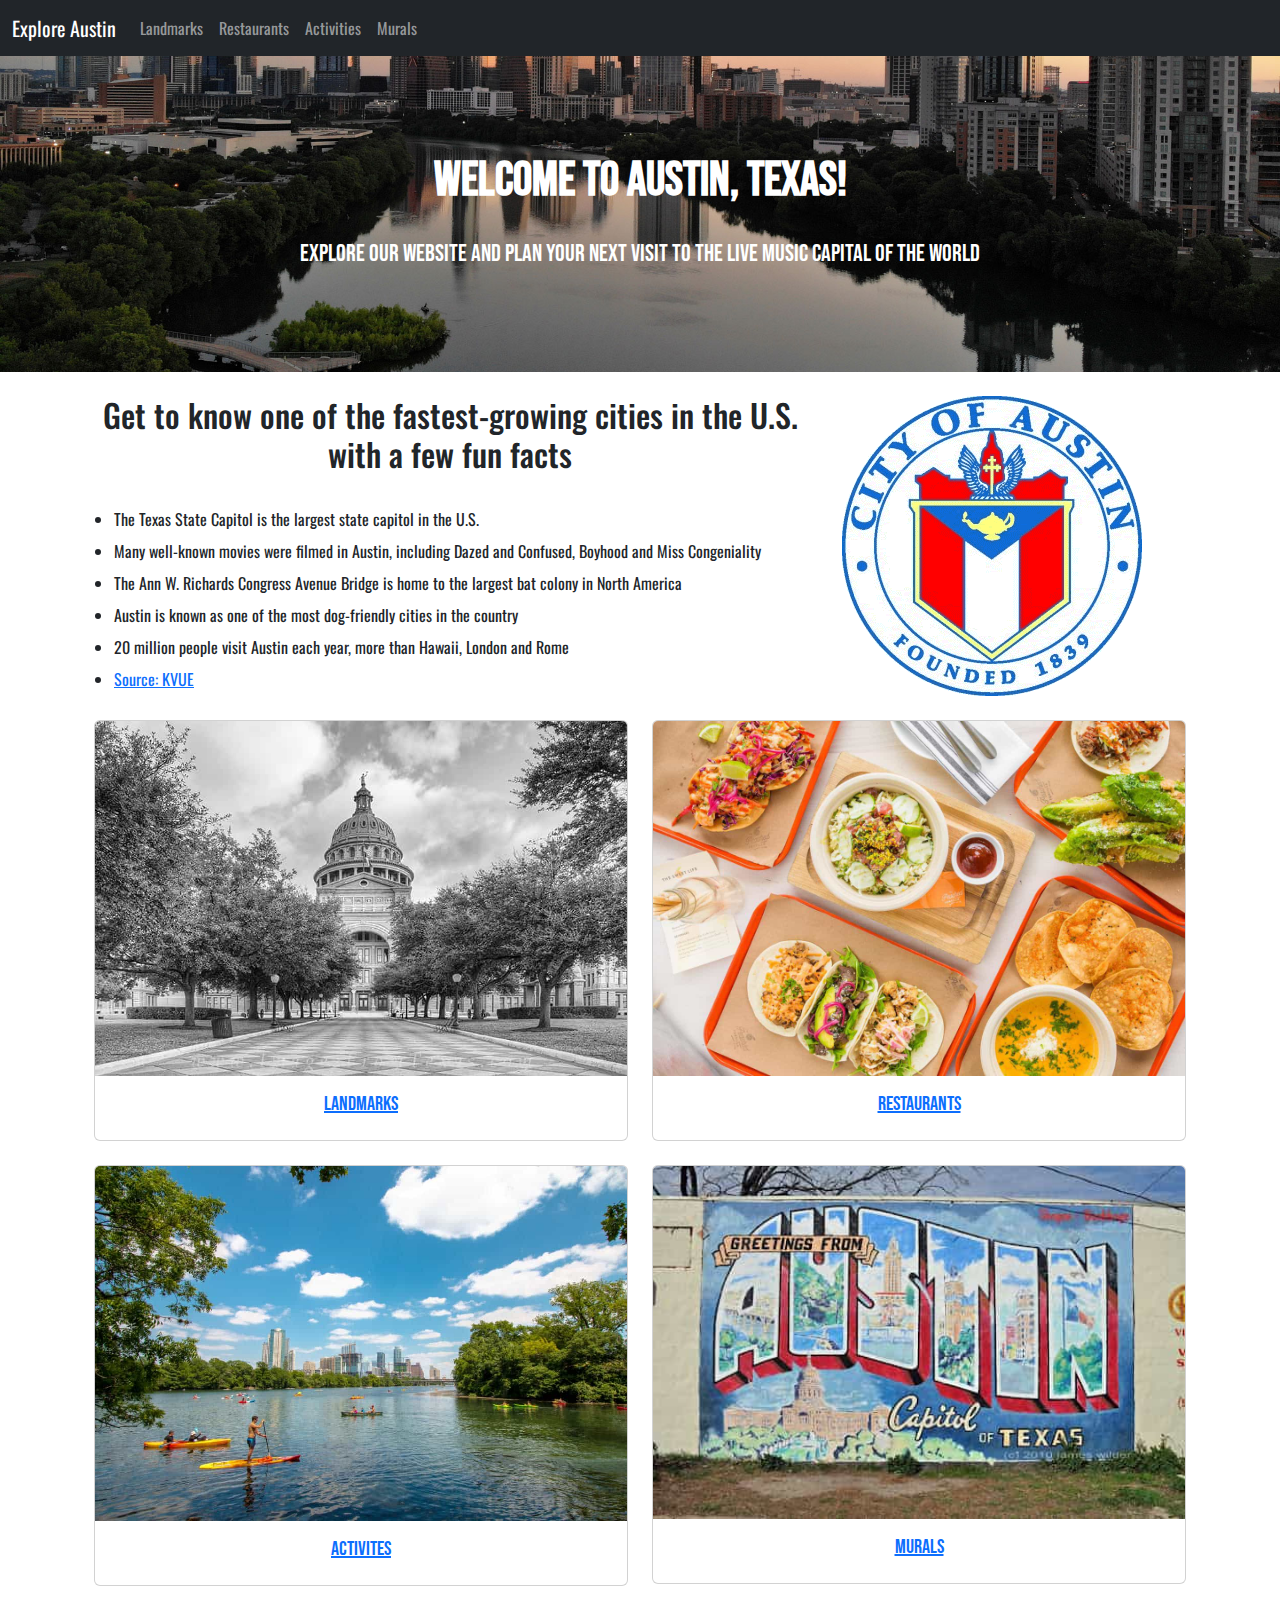
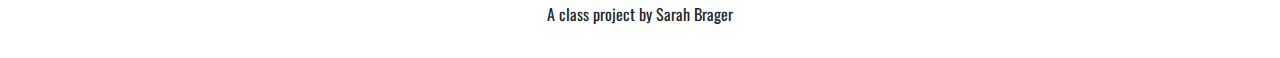
<file: docs/index.html>
<!doctype html>
<html lang="en">
  <!-- A Intro to Coding for Journalists class project -->
  <head>
    <title>Home page</title>
    <meta name="description" content="The index search description for this page goes here.">
    <meta charset="utf-8">
    <meta http-equiv="X-UA-Compatible" content="IE=edge"/>
    <meta name="viewport" content="width=device-width, initial-scale=1, maximum-scale=1">
    <link rel="stylesheet" href="css/main.css">
    <link rel="preconnect" href="https://fonts.googleapis.com">
    <link rel="preconnect" href="https://fonts.gstatic.com" crossorigin>
    <link href="https://fonts.googleapis.com/css2?family=Bebas+Neue&family=Oswald:wght@200..700&display=swap" rel="stylesheet">
  </head>
  <body>
    <nav class="navbar navbar-expand-lg bg-dark" data-bs-theme="dark">
  <div class="container-fluid">
    <a class="navbar-brand" href="index.html">Explore Austin</a>
    <button class="navbar-toggler" type="button" data-bs-toggle="collapse" data-bs-target="#navbarNavDropdown" aria-controls="navbarNavDropdown" aria-expanded="false" aria-label="Toggle navigation">
      <span class="navbar-toggler-icon"></span>
    </button>
    <div class="collapse navbar-collapse" id="navbarNavDropdown">
      <ul class="navbar-nav">
        <li class="nav-item">
          <a class="nav-link" href="landmarks.html">Landmarks</a>
        </li>
         <li class="nav-item">
          <a class="nav-link" href="restaurants.html">Restaurants</a>
        </li>
        <li class="nav-item">
          <a class="nav-link" href="activities.html">Activities</a>
        </li>
        <li class="nav-item">
          <a class="nav-link" href="murals.html">Murals</a>
        </li>
      </ul>
    </div>
  </div>
</nav>


    <div id="jumbo" class="p-5 mb-4 bg-light">
  <div class="container-fluid py-5 text-center">
    <h1 class="display-5 fw-bold">Welcome to Austin, Texas!</h1>
    <h4>Explore our website and plan your next visit to the Live Music Capital of the world</h4>
  </div>
</div>

    
<div class="container" id="article-index">
  <div class="row">
    <div class="col-md-6 col-lg-8">
        <h2>Get to know one of the fastest-growing cities in the U.S. with a few fun facts</h2>
          <ul id="fun-facts">
            <li>The Texas State Capitol is the largest state capitol in the U.S.</li>
            <li>Many well-known movies were filmed in Austin, including Dazed and Confused, Boyhood and Miss Congeniality</li>
            <li>The Ann W. Richards Congress Avenue Bridge is home to the largest bat colony in North America</li>
            <li>Austin is known as one of the most dog-friendly cities in the country</li>
            <li>20 million people visit Austin each year, more than Hawaii, London and Rome</li>
            <li><a href="https://www.kvue.com/article/news/local/40-weird-facts-you-probably-didnt-know-about-austin/269-502675738" target="_blank">Source: KVUE</a></li>
          </ul>
    </div>
    <div class="col-md-6 col-lg-4">
    <figure class="figure">
      <img src="img/img-austin/city-of-austin-logo.gif" class="figure-img img-fluid" alt="City of Austin logo">
    </figure>
    </div>
  </div>
  <div class="container text-center">
    <div class="row row-cols-1 row-cols-md-2 g-4" id="card-titles">
  <div class="col">
    <div class="card">
      <img src="img/img-austin/landmarks/texas-state-capitol-bw.jpg" class="card-img-top" alt="Texas Capitol BW">
      <div class="card-body">
        <h5 class="card-title"><a href="landmarks.html">Landmarks</a></h5>
      </div>
    </div>
  </div>
  <div class="col">
    <div class="card">
      <img src="img/img-austin/restaurants/peached-tortilla.jpg" class="card-img-top" alt="The Peached Tortilla">
      <div class="card-body">
        <h5 class="card-title"><a href="restaurants.html">Restaurants</a></h5>
      </div>
    </div>
  </div>
  <div class="col">
    <div class="card">
      <img src="img/img-austin/austin-kayacking-better.jpeg" class="card-img-top" alt="Tourists kayacking">
      <div class="card-body">
        <h5 class="card-title"><a href="activities.html">Activites</a></h5>
      </div>
    </div>
  </div>
  <div class="col">
    <div class="card">
      <img src="img/img-austin/greetings-from-austin-4.jpg" class="card-img-top" alt="Tourists kayacking">
      <div class="card-body">
        <h5 class="card-title"><a href="murals.html">Murals</a></h5>
      </div>
    </div>
  </div>
</div>


    <section class="container">
    <div class="container" id="footer">
      <footer class="bg-white my-2 p-2 rounded">
        <p>A class project by Sarah Brager</p>
    </footer> 
    </div>
  </section>


    <script src="js/jquery.js"></script>
    <script src="js/bootstrap.bundle.min.js"></script>
    <script src="js/scripts.js"></script>
   </body>
</html>
</file>
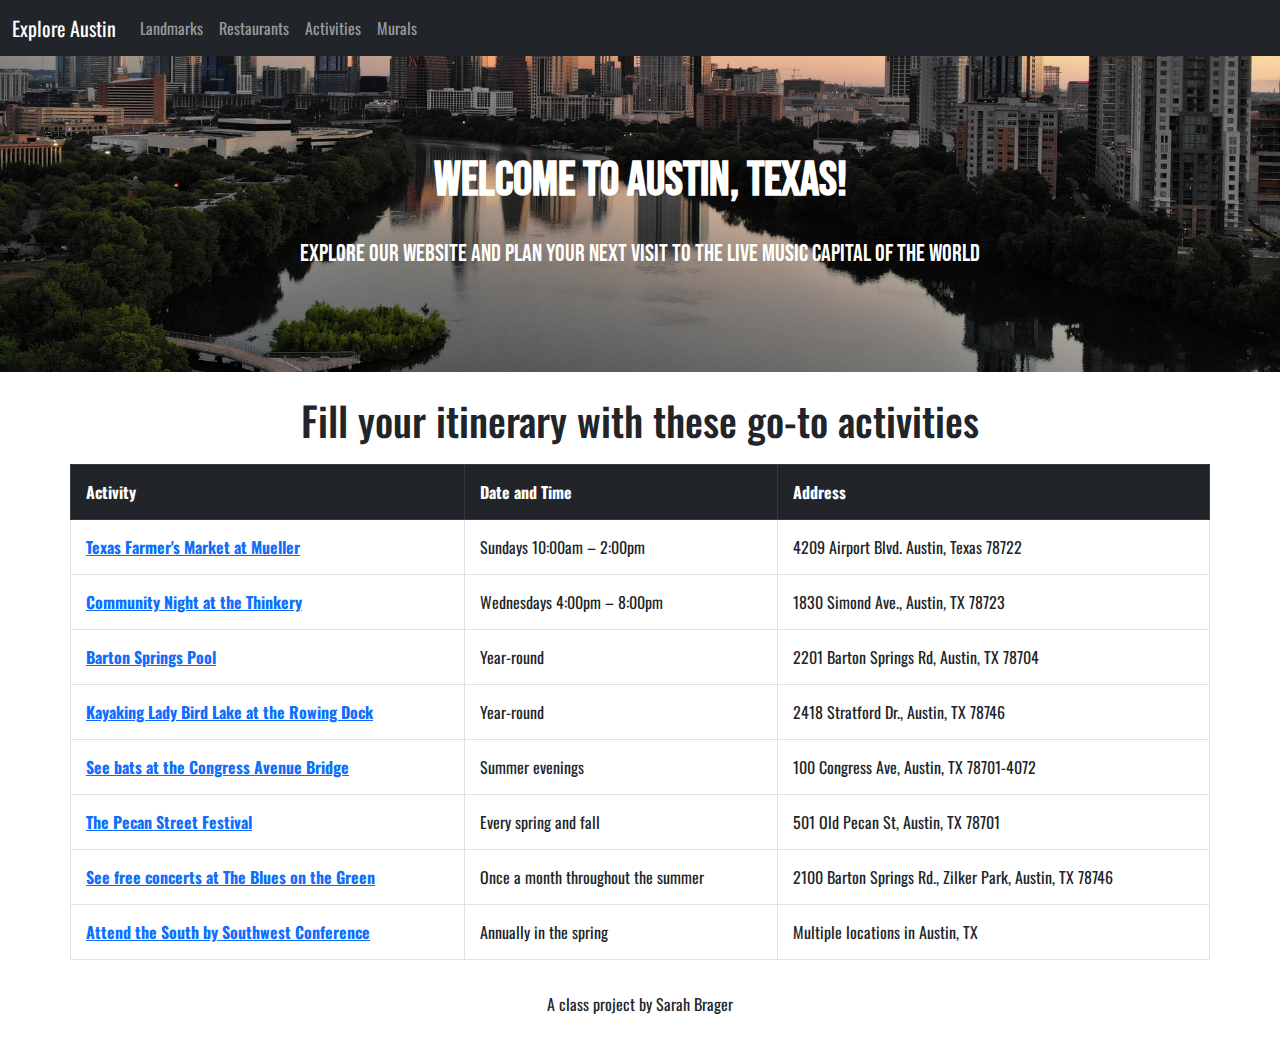
<file: docs/activities.html>
<!doctype html>
<html lang="en">
  <!-- A Intro to Coding for Journalists class project -->
  <head>
    <title>Austin activities</title>
    <meta name="description" content="A list of pirate ships of lore from fact and fiction.">
    <meta charset="utf-8">
    <meta http-equiv="X-UA-Compatible" content="IE=edge"/>
    <meta name="viewport" content="width=device-width, initial-scale=1, maximum-scale=1">
    <link rel="stylesheet" href="css/main.css">
    <link rel="preconnect" href="https://fonts.googleapis.com">
    <link rel="preconnect" href="https://fonts.gstatic.com" crossorigin>
    <link href="https://fonts.googleapis.com/css2?family=Bebas+Neue&family=Oswald:wght@200..700&display=swap" rel="stylesheet">
  </head>
  <body>
    <nav class="navbar navbar-expand-lg bg-dark" data-bs-theme="dark">
  <div class="container-fluid">
    <a class="navbar-brand" href="index.html">Explore Austin</a>
    <button class="navbar-toggler" type="button" data-bs-toggle="collapse" data-bs-target="#navbarNavDropdown" aria-controls="navbarNavDropdown" aria-expanded="false" aria-label="Toggle navigation">
      <span class="navbar-toggler-icon"></span>
    </button>
    <div class="collapse navbar-collapse" id="navbarNavDropdown">
      <ul class="navbar-nav">
        <li class="nav-item">
          <a class="nav-link" href="landmarks.html">Landmarks</a>
        </li>
         <li class="nav-item">
          <a class="nav-link" href="restaurants.html">Restaurants</a>
        </li>
        <li class="nav-item">
          <a class="nav-link" href="activities.html">Activities</a>
        </li>
        <li class="nav-item">
          <a class="nav-link" href="murals.html">Murals</a>
        </li>
      </ul>
    </div>
  </div>
</nav>


    <div id="jumbo" class="p-5 mb-4 bg-light">
  <div class="container-fluid py-5 text-center">
    <h1 class="display-5 fw-bold">Welcome to Austin, Texas!</h1>
    <h4>Explore our website and plan your next visit to the Live Music Capital of the world</h4>
  </div>
</div>

    
<div class="container" id="article-activities">
  <div class="row justify-content-center">
    <div class="column col-md-10 col-lg-8">
      <h1 id="activities-page">Fill your itinerary with these go-to activities</h1>
    </div>
  </div>
 <div class="row row-cols-1 row-cols-md-2 g-4 row-cols-lg-3 justify-content-center">
  <table class="table table-hover table-bordered" id="activity-table">
   <thead>
    <tr class="table-dark">
      <th scope="col">Activity</th>
      <th scope="col">Date and Time</th>
      <th scope="col">Address</th>
    </tr>
   </thead>
  
   <tbody>
    <tr>
      <th scope="row"><a href="https://texasfarmersmarket.org/mueller/" target="_blank">Texas Farmer&#39;s Market at Mueller</a></th>
      <td>Sundays 10:00am – 2:00pm</td>
      <td>4209 Airport Blvd. Austin, Texas 78722</td>
    </tr>
   </tbody>
  
   <tbody>
    <tr>
      <th scope="row"><a href="https://thinkeryaustin.org/visit-us/#hours" target="_blank">Community Night at the Thinkery</a></th>
      <td>Wednesdays 4:00pm – 8:00pm</td>
      <td>1830 Simond Ave., Austin, TX 78723</td>
    </tr>
   </tbody>
  
   <tbody>
    <tr>
      <th scope="row"><a href="https://www.austintexas.org/listings/barton-springs-pool/4687/" target="_blank">Barton Springs Pool</a></th>
      <td>Year-round</td>
      <td>2201 Barton Springs Rd, Austin, TX 78704</td>
    </tr>
   </tbody>
  
   <tbody>
    <tr>
      <th scope="row"><a href="https://www.austintexas.org/listings/rowing-dock/9470/" target="_blank">Kayaking Lady Bird Lake at the Rowing Dock</a></th>
      <td>Year-round</td>
      <td>2418 Stratford Dr., Austin, TX 78746</td>
    </tr>
   </tbody>
  
   <tbody>
    <tr>
      <th scope="row"><a href="http://www.batcon.org/index.php/our-work/regions/usa-canada/protect-mega-populations/cab-intro" target="_blank">See bats at the Congress Avenue Bridge</a></th>
      <td>Summer evenings</td>
      <td>100 Congress Ave, Austin, TX 78701-4072</td>
    </tr>
   </tbody>
  
   <tbody>
    <tr>
      <th scope="row"><a href="https://www.austintexas.org/listings/barton-springs-pool/4687/" target="_blank">The Pecan Street Festival</a></th>
      <td>Every spring and fall</td>
      <td>501 Old Pecan St, Austin, TX 78701</td>
    </tr>
   </tbody>
  
   <tbody>
    <tr>
      <th scope="row"><a href="https://www.austintexas.org/listings/blues-on-the-green/2673/" target="_blank">See free concerts at The Blues on the Green</a></th>
      <td>Once a month throughout the summer</td>
      <td>2100 Barton Springs Rd., Zilker Park, Austin, TX 78746</td>
    </tr>
   </tbody>
  
   <tbody>
    <tr>
      <th scope="row"><a href="https://www.austintexas.org/listings/barton-springs-pool/4687/" target="_blank">Attend the South by Southwest Conference</a></th>
      <td>Annually in the spring</td>
      <td>Multiple locations in Austin, TX</td>
    </tr>
   </tbody>
  
  </table>
 </div>
</div>


    <section class="container">
    <div class="container" id="footer">
      <footer class="bg-white my-2 p-2 rounded">
        <p>A class project by Sarah Brager</p>
    </footer> 
    </div>
  </section>


    <script src="js/jquery.js"></script>
    <script src="js/bootstrap.bundle.min.js"></script>
    <script src="js/scripts.js"></script>
   </body>
</html>
</file>
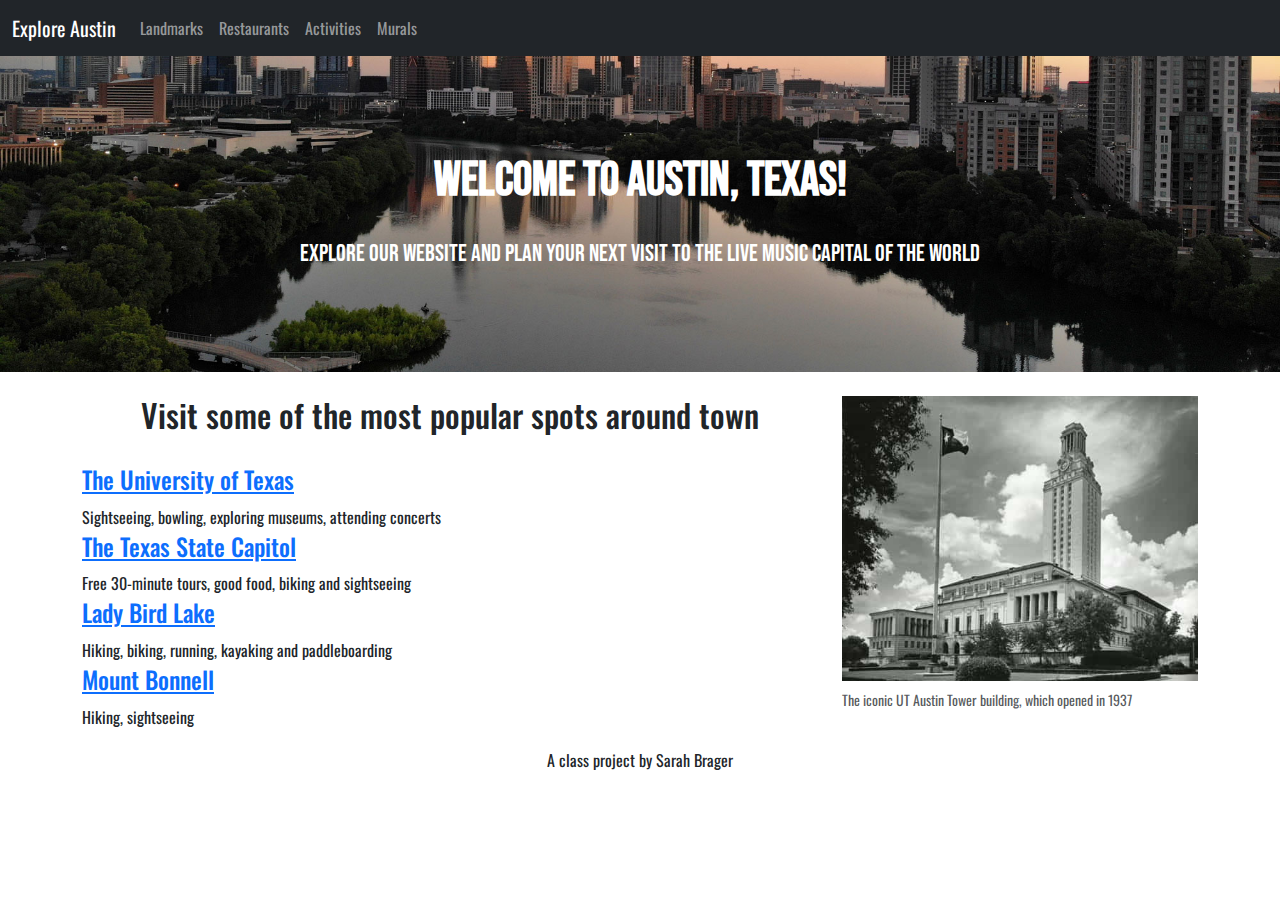
<file: docs/landmarks.html>
<!doctype html>
<html lang="en">
  <!-- A Intro to Coding for Journalists class project -->
  <head>
    <title>Visit some of the most popular spots around the city</title>
    <meta name="description" content="Default description">
    <meta charset="utf-8">
    <meta http-equiv="X-UA-Compatible" content="IE=edge"/>
    <meta name="viewport" content="width=device-width, initial-scale=1, maximum-scale=1">
    <link rel="stylesheet" href="css/main.css">
    <link rel="preconnect" href="https://fonts.googleapis.com">
    <link rel="preconnect" href="https://fonts.gstatic.com" crossorigin>
    <link href="https://fonts.googleapis.com/css2?family=Bebas+Neue&family=Oswald:wght@200..700&display=swap" rel="stylesheet">
  </head>
  <body>
    <nav class="navbar navbar-expand-lg bg-dark" data-bs-theme="dark">
  <div class="container-fluid">
    <a class="navbar-brand" href="index.html">Explore Austin</a>
    <button class="navbar-toggler" type="button" data-bs-toggle="collapse" data-bs-target="#navbarNavDropdown" aria-controls="navbarNavDropdown" aria-expanded="false" aria-label="Toggle navigation">
      <span class="navbar-toggler-icon"></span>
    </button>
    <div class="collapse navbar-collapse" id="navbarNavDropdown">
      <ul class="navbar-nav">
        <li class="nav-item">
          <a class="nav-link" href="landmarks.html">Landmarks</a>
        </li>
         <li class="nav-item">
          <a class="nav-link" href="restaurants.html">Restaurants</a>
        </li>
        <li class="nav-item">
          <a class="nav-link" href="activities.html">Activities</a>
        </li>
        <li class="nav-item">
          <a class="nav-link" href="murals.html">Murals</a>
        </li>
      </ul>
    </div>
  </div>
</nav>


    <div id="jumbo" class="p-5 mb-4 bg-light">
  <div class="container-fluid py-5 text-center">
    <h1 class="display-5 fw-bold">Welcome to Austin, Texas!</h1>
    <h4>Explore our website and plan your next visit to the Live Music Capital of the world</h4>
  </div>
</div>

    
<section class="container" id="article-landmarks">
  <div class="row">
    <div class="col-md-6 col-lg-8" id="landmark-list">
        <h2>Visit some of the most popular spots around town</h2>
        
        <h4><a href="landmarks/university-of-texas.html">The University of Texas</a></h4>
        Sightseeing, bowling, exploring museums, attending concerts
        
        <h4><a href="landmarks/texas-state-capitol.html">The Texas State Capitol</a></h4>
        Free 30-minute tours, good food, biking and sightseeing
        
        <h4><a href="landmarks/lady-bird-lake.html">Lady Bird Lake</a></h4>
        Hiking, biking, running, kayaking and paddleboarding
        
        <h4><a href="landmarks/mount-bonnell.html">Mount Bonnell</a></h4>
        Hiking, sightseeing
        
    </div>
    <div class="col-md-6 col-lg-4">
    <figure class="figure">
      <img src="img/img-austin/landmarks/univ-of-tx-bw.jpg" class="figure-img img-fluid" alt="UT BW">
      <figcaption class="figure-caption">The iconic UT Austin Tower building, which opened in 1937</figcaption>
    </figure>
    </div>
  </div>
</section>


    <section class="container">
    <div class="container" id="footer">
      <footer class="bg-white my-2 p-2 rounded">
        <p>A class project by Sarah Brager</p>
    </footer> 
    </div>
  </section>


    <script src="js/jquery.js"></script>
    <script src="js/bootstrap.bundle.min.js"></script>
    <script src="js/scripts.js"></script>
   </body>
</html>
</file>
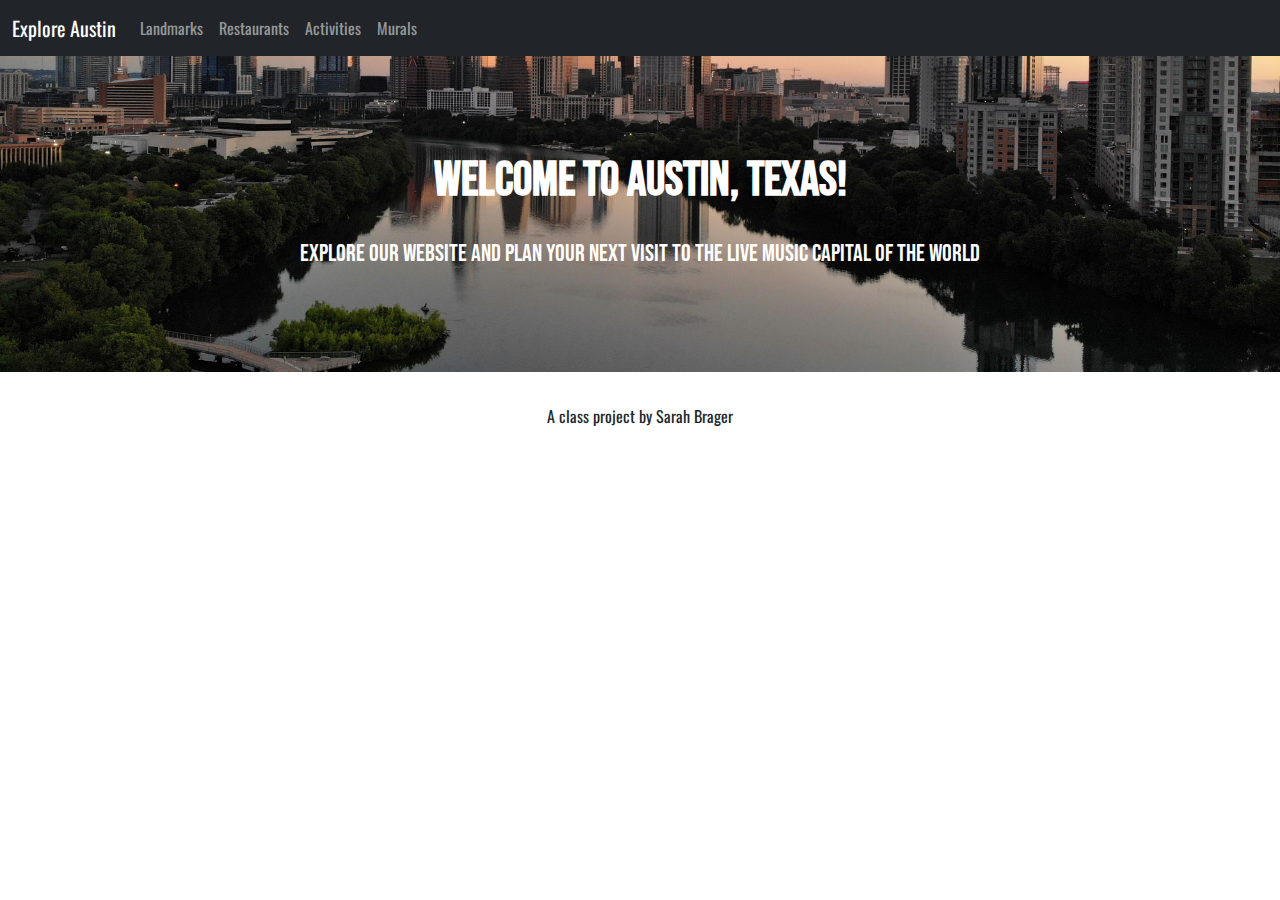
<file: docs/murals.html>
<!doctype html>
<html lang="en">
  <!-- A Intro to Coding for Journalists class project -->
  <head>
    <title>Map of famous Austin murals</title>
    <meta name="description" content="Default description">
    <meta charset="utf-8">
    <meta http-equiv="X-UA-Compatible" content="IE=edge"/>
    <meta name="viewport" content="width=device-width, initial-scale=1, maximum-scale=1">
    <link rel="stylesheet" href="css/main.css">
    <link rel="preconnect" href="https://fonts.googleapis.com">
    <link rel="preconnect" href="https://fonts.gstatic.com" crossorigin>
    <link href="https://fonts.googleapis.com/css2?family=Bebas+Neue&family=Oswald:wght@200..700&display=swap" rel="stylesheet">
  </head>
  <body>
    <nav class="navbar navbar-expand-lg bg-dark" data-bs-theme="dark">
  <div class="container-fluid">
    <a class="navbar-brand" href="index.html">Explore Austin</a>
    <button class="navbar-toggler" type="button" data-bs-toggle="collapse" data-bs-target="#navbarNavDropdown" aria-controls="navbarNavDropdown" aria-expanded="false" aria-label="Toggle navigation">
      <span class="navbar-toggler-icon"></span>
    </button>
    <div class="collapse navbar-collapse" id="navbarNavDropdown">
      <ul class="navbar-nav">
        <li class="nav-item">
          <a class="nav-link" href="landmarks.html">Landmarks</a>
        </li>
         <li class="nav-item">
          <a class="nav-link" href="restaurants.html">Restaurants</a>
        </li>
        <li class="nav-item">
          <a class="nav-link" href="activities.html">Activities</a>
        </li>
        <li class="nav-item">
          <a class="nav-link" href="murals.html">Murals</a>
        </li>
      </ul>
    </div>
  </div>
</nav>


    <div id="jumbo" class="p-5 mb-4 bg-light">
  <div class="container-fluid py-5 text-center">
    <h1 class="display-5 fw-bold">Welcome to Austin, Texas!</h1>
    <h4>Explore our website and plan your next visit to the Live Music Capital of the world</h4>
  </div>
</div>

    


    <section class="container">
    <div class="container" id="footer">
      <footer class="bg-white my-2 p-2 rounded">
        <p>A class project by Sarah Brager</p>
    </footer> 
    </div>
  </section>


    <script src="js/jquery.js"></script>
    <script src="js/bootstrap.bundle.min.js"></script>
    <script src="js/scripts.js"></script>
   </body>
</html>
</file>
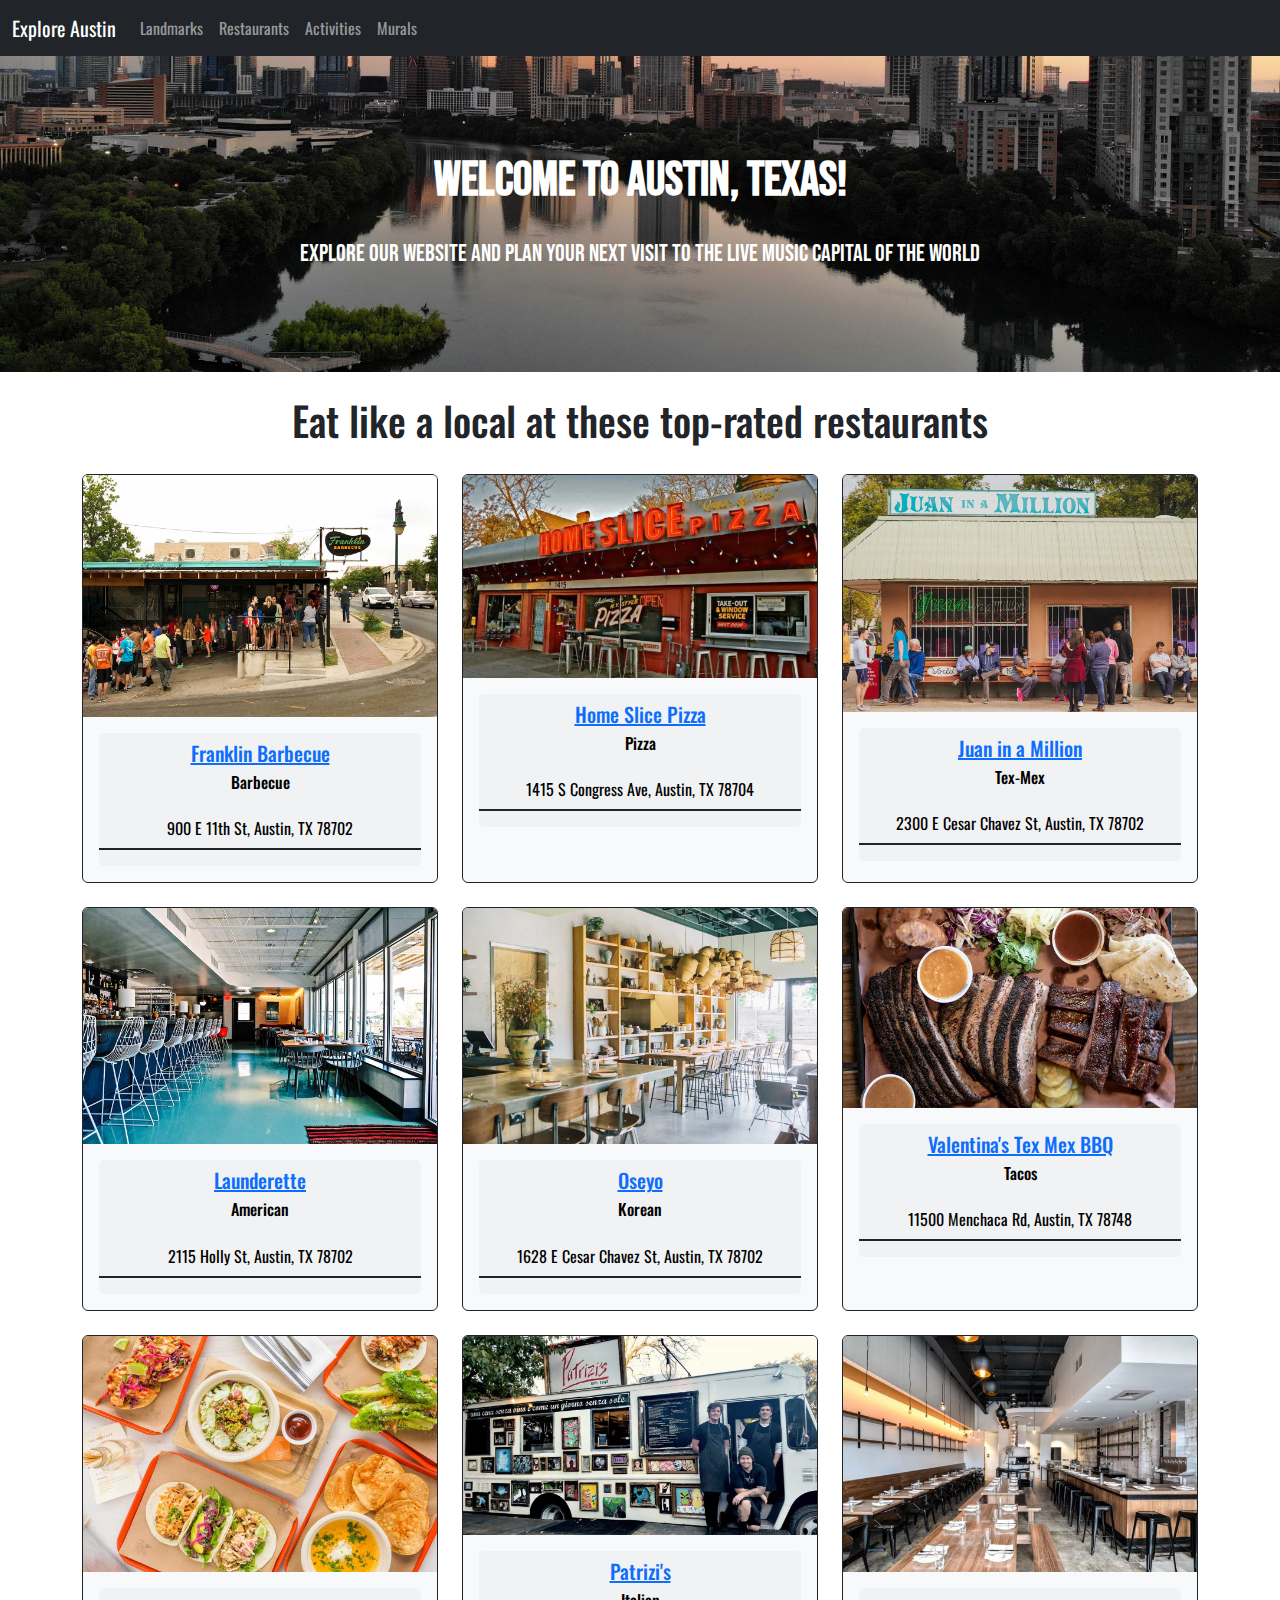
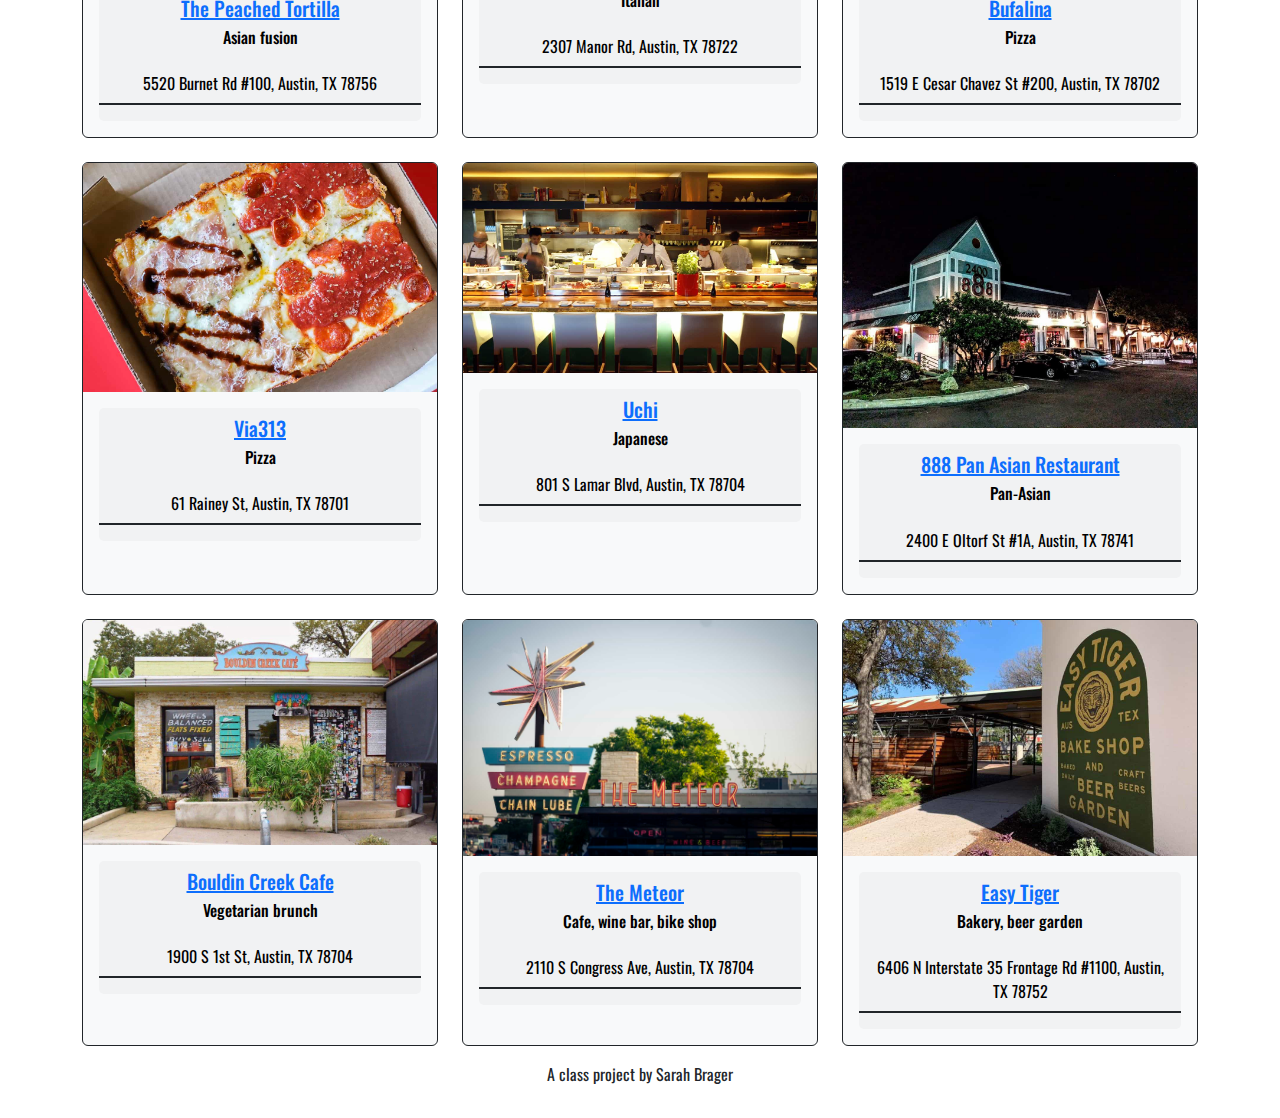
<file: docs/restaurants.html>
<!doctype html>
<html lang="en">
  <!-- A Intro to Coding for Journalists class project -->
  <head>
    <title>Austin restuarants</title>
    <meta name="description" content="A list of pirate ships of lore from fact and fiction.">
    <meta charset="utf-8">
    <meta http-equiv="X-UA-Compatible" content="IE=edge"/>
    <meta name="viewport" content="width=device-width, initial-scale=1, maximum-scale=1">
    <link rel="stylesheet" href="css/main.css">
    <link rel="preconnect" href="https://fonts.googleapis.com">
    <link rel="preconnect" href="https://fonts.gstatic.com" crossorigin>
    <link href="https://fonts.googleapis.com/css2?family=Bebas+Neue&family=Oswald:wght@200..700&display=swap" rel="stylesheet">
  </head>
  <body>
    <nav class="navbar navbar-expand-lg bg-dark" data-bs-theme="dark">
  <div class="container-fluid">
    <a class="navbar-brand" href="index.html">Explore Austin</a>
    <button class="navbar-toggler" type="button" data-bs-toggle="collapse" data-bs-target="#navbarNavDropdown" aria-controls="navbarNavDropdown" aria-expanded="false" aria-label="Toggle navigation">
      <span class="navbar-toggler-icon"></span>
    </button>
    <div class="collapse navbar-collapse" id="navbarNavDropdown">
      <ul class="navbar-nav">
        <li class="nav-item">
          <a class="nav-link" href="landmarks.html">Landmarks</a>
        </li>
         <li class="nav-item">
          <a class="nav-link" href="restaurants.html">Restaurants</a>
        </li>
        <li class="nav-item">
          <a class="nav-link" href="activities.html">Activities</a>
        </li>
        <li class="nav-item">
          <a class="nav-link" href="murals.html">Murals</a>
        </li>
      </ul>
    </div>
  </div>
</nav>


    <div id="jumbo" class="p-5 mb-4 bg-light">
  <div class="container-fluid py-5 text-center">
    <h1 class="display-5 fw-bold">Welcome to Austin, Texas!</h1>
    <h4>Explore our website and plan your next visit to the Live Music Capital of the world</h4>
  </div>
</div>

    
<div class="container" id="article-restaurants">
  <div class="row justify-content-center">
      <div class="column col-md-10 col-lg-8">
        <h1>Eat like a local at these top-rated restaurants</h1>
      </div>
  </div>
 <div class="row row-cols-1 row-cols-md-2 g-4 row-cols-lg-3 justify-content-center">
  
  <div class="col">
    <div class="card h-100 text-bg-light border-dark">
      <img class="card-img-top" src="img/img-austin/restaurants/franklin-bbq.jpg" alt="Card image cap">
      <div class="card-body">
        <div class="card-header border-dark">
          <h5 class="card-title"><a href="https://franklinbbq.com/" target="_blank">Franklin Barbecue</a></h5>
          <h6 class="card-subhead">Barbecue</h6>
          <p class="card-text pt-3">900 E 11th St, Austin, TX 78702</p>
        </div>
        <div class="card-footer border-dark">
        </div>
      </div>
    </div>
  </div>
  
  <div class="col">
    <div class="card h-100 text-bg-light border-dark">
      <img class="card-img-top" src="img/img-austin/restaurants/homeslice-pizza.jpg" alt="Card image cap">
      <div class="card-body">
        <div class="card-header border-dark">
          <h5 class="card-title"><a href="https://homeslicepizza.com/" target="_blank">Home Slice Pizza</a></h5>
          <h6 class="card-subhead">Pizza</h6>
          <p class="card-text pt-3">1415 S Congress Ave, Austin, TX 78704</p>
        </div>
        <div class="card-footer border-dark">
        </div>
      </div>
    </div>
  </div>
  
  <div class="col">
    <div class="card h-100 text-bg-light border-dark">
      <img class="card-img-top" src="img/img-austin/restaurants/juan-in-a-million.jpg" alt="Card image cap">
      <div class="card-body">
        <div class="card-header border-dark">
          <h5 class="card-title"><a href="https://juaninamillion.com/" target="_blank">Juan in a Million</a></h5>
          <h6 class="card-subhead">Tex-Mex</h6>
          <p class="card-text pt-3">2300 E Cesar Chavez St, Austin, TX 78702</p>
        </div>
        <div class="card-footer border-dark">
        </div>
      </div>
    </div>
  </div>
  
  <div class="col">
    <div class="card h-100 text-bg-light border-dark">
      <img class="card-img-top" src="img/img-austin/restaurants/launderette.jpg" alt="Card image cap">
      <div class="card-body">
        <div class="card-header border-dark">
          <h5 class="card-title"><a href="https://launderetteaustin.com/" target="_blank">Launderette</a></h5>
          <h6 class="card-subhead">American</h6>
          <p class="card-text pt-3">2115 Holly St, Austin, TX 78702</p>
        </div>
        <div class="card-footer border-dark">
        </div>
      </div>
    </div>
  </div>
  
  <div class="col">
    <div class="card h-100 text-bg-light border-dark">
      <img class="card-img-top" src="img/img-austin/restaurants/oseyo.jpg" alt="Card image cap">
      <div class="card-body">
        <div class="card-header border-dark">
          <h5 class="card-title"><a href="https://www.oseyoaustin.com/" target="_blank">Oseyo</a></h5>
          <h6 class="card-subhead">Korean</h6>
          <p class="card-text pt-3">1628 E Cesar Chavez St, Austin, TX 78702</p>
        </div>
        <div class="card-footer border-dark">
        </div>
      </div>
    </div>
  </div>
  
  <div class="col">
    <div class="card h-100 text-bg-light border-dark">
      <img class="card-img-top" src="img/img-austin/restaurants/valentinas.jpg" alt="Card image cap">
      <div class="card-body">
        <div class="card-header border-dark">
          <h5 class="card-title"><a href="https://www.valentinastexmexbbq.com/" target="_blank">Valentina&#39;s Tex Mex BBQ</a></h5>
          <h6 class="card-subhead">Tacos</h6>
          <p class="card-text pt-3">11500 Menchaca Rd, Austin, TX 78748</p>
        </div>
        <div class="card-footer border-dark">
        </div>
      </div>
    </div>
  </div>
  
  <div class="col">
    <div class="card h-100 text-bg-light border-dark">
      <img class="card-img-top" src="img/img-austin/restaurants/peached-tortilla.jpg" alt="Card image cap">
      <div class="card-body">
        <div class="card-header border-dark">
          <h5 class="card-title"><a href="https://www.thepeachedtortilla.com/" target="_blank">The Peached Tortilla</a></h5>
          <h6 class="card-subhead">Asian fusion</h6>
          <p class="card-text pt-3">5520 Burnet Rd #100, Austin, TX 78756</p>
        </div>
        <div class="card-footer border-dark">
        </div>
      </div>
    </div>
  </div>
  
  <div class="col">
    <div class="card h-100 text-bg-light border-dark">
      <img class="card-img-top" src="img/img-austin/restaurants/patrizis.jpg" alt="Card image cap">
      <div class="card-body">
        <div class="card-header border-dark">
          <h5 class="card-title"><a href="https://www.patrizis.com/" target="_blank">Patrizi&#39;s</a></h5>
          <h6 class="card-subhead">Italian</h6>
          <p class="card-text pt-3">2307 Manor Rd, Austin, TX 78722</p>
        </div>
        <div class="card-footer border-dark">
        </div>
      </div>
    </div>
  </div>
  
  <div class="col">
    <div class="card h-100 text-bg-light border-dark">
      <img class="card-img-top" src="img/img-austin/restaurants/bufalina.jpg" alt="Card image cap">
      <div class="card-body">
        <div class="card-header border-dark">
          <h5 class="card-title"><a href="https://www.bufalinapizza.com/" target="_blank">Bufalina</a></h5>
          <h6 class="card-subhead">Pizza</h6>
          <p class="card-text pt-3">1519 E Cesar Chavez St #200, Austin, TX 78702</p>
        </div>
        <div class="card-footer border-dark">
        </div>
      </div>
    </div>
  </div>
  
  <div class="col">
    <div class="card h-100 text-bg-light border-dark">
      <img class="card-img-top" src="img/img-austin/restaurants/via313.jpg" alt="Card image cap">
      <div class="card-body">
        <div class="card-header border-dark">
          <h5 class="card-title"><a href="https://www.via313.com/" target="_blank">Via313</a></h5>
          <h6 class="card-subhead">Pizza</h6>
          <p class="card-text pt-3">61 Rainey St, Austin, TX 78701</p>
        </div>
        <div class="card-footer border-dark">
        </div>
      </div>
    </div>
  </div>
  
  <div class="col">
    <div class="card h-100 text-bg-light border-dark">
      <img class="card-img-top" src="img/img-austin/restaurants/uchi.jpg" alt="Card image cap">
      <div class="card-body">
        <div class="card-header border-dark">
          <h5 class="card-title"><a href="https://uchi.uchirestaurants.com/location/austin/" target="_blank">Uchi</a></h5>
          <h6 class="card-subhead">Japanese</h6>
          <p class="card-text pt-3">801 S Lamar Blvd, Austin, TX 78704</p>
        </div>
        <div class="card-footer border-dark">
        </div>
      </div>
    </div>
  </div>
  
  <div class="col">
    <div class="card h-100 text-bg-light border-dark">
      <img class="card-img-top" src="img/img-austin/restaurants/888.jpg" alt="Card image cap">
      <div class="card-body">
        <div class="card-header border-dark">
          <h5 class="card-title"><a href="https://www.888panasianrestaurant.com/" target="_blank">888 Pan Asian Restaurant</a></h5>
          <h6 class="card-subhead">Pan-Asian</h6>
          <p class="card-text pt-3">2400 E Oltorf St #1A, Austin, TX 78741</p>
        </div>
        <div class="card-footer border-dark">
        </div>
      </div>
    </div>
  </div>
  
  <div class="col">
    <div class="card h-100 text-bg-light border-dark">
      <img class="card-img-top" src="img/img-austin/restaurants/bouldin-creek.jpg" alt="Card image cap">
      <div class="card-body">
        <div class="card-header border-dark">
          <h5 class="card-title"><a href="https://bouldincreekcafe.com/" target="_blank">Bouldin Creek Cafe</a></h5>
          <h6 class="card-subhead">Vegetarian brunch</h6>
          <p class="card-text pt-3">1900 S 1st St, Austin, TX 78704</p>
        </div>
        <div class="card-footer border-dark">
        </div>
      </div>
    </div>
  </div>
  
  <div class="col">
    <div class="card h-100 text-bg-light border-dark">
      <img class="card-img-top" src="img/img-austin/restaurants/meteor.jpg" alt="Card image cap">
      <div class="card-body">
        <div class="card-header border-dark">
          <h5 class="card-title"><a href="https://themeteor.cafe/about" target="_blank">The Meteor</a></h5>
          <h6 class="card-subhead">Cafe, wine bar, bike shop</h6>
          <p class="card-text pt-3">2110 S Congress Ave, Austin, TX 78704</p>
        </div>
        <div class="card-footer border-dark">
        </div>
      </div>
    </div>
  </div>
  
  <div class="col">
    <div class="card h-100 text-bg-light border-dark">
      <img class="card-img-top" src="img/img-austin/restaurants/easy-tiger.jpg" alt="Card image cap">
      <div class="card-body">
        <div class="card-header border-dark">
          <h5 class="card-title"><a href="https://www.easytigerusa.com/" target="_blank">Easy Tiger</a></h5>
          <h6 class="card-subhead">Bakery, beer garden</h6>
          <p class="card-text pt-3">6406 N Interstate 35 Frontage Rd #1100, Austin, TX 78752</p>
        </div>
        <div class="card-footer border-dark">
        </div>
      </div>
    </div>
  </div>
  
  </div>
</div>


    <section class="container">
    <div class="container" id="footer">
      <footer class="bg-white my-2 p-2 rounded">
        <p>A class project by Sarah Brager</p>
    </footer> 
    </div>
  </section>


    <script src="js/jquery.js"></script>
    <script src="js/bootstrap.bundle.min.js"></script>
    <script src="js/scripts.js"></script>
   </body>
</html>
</file>
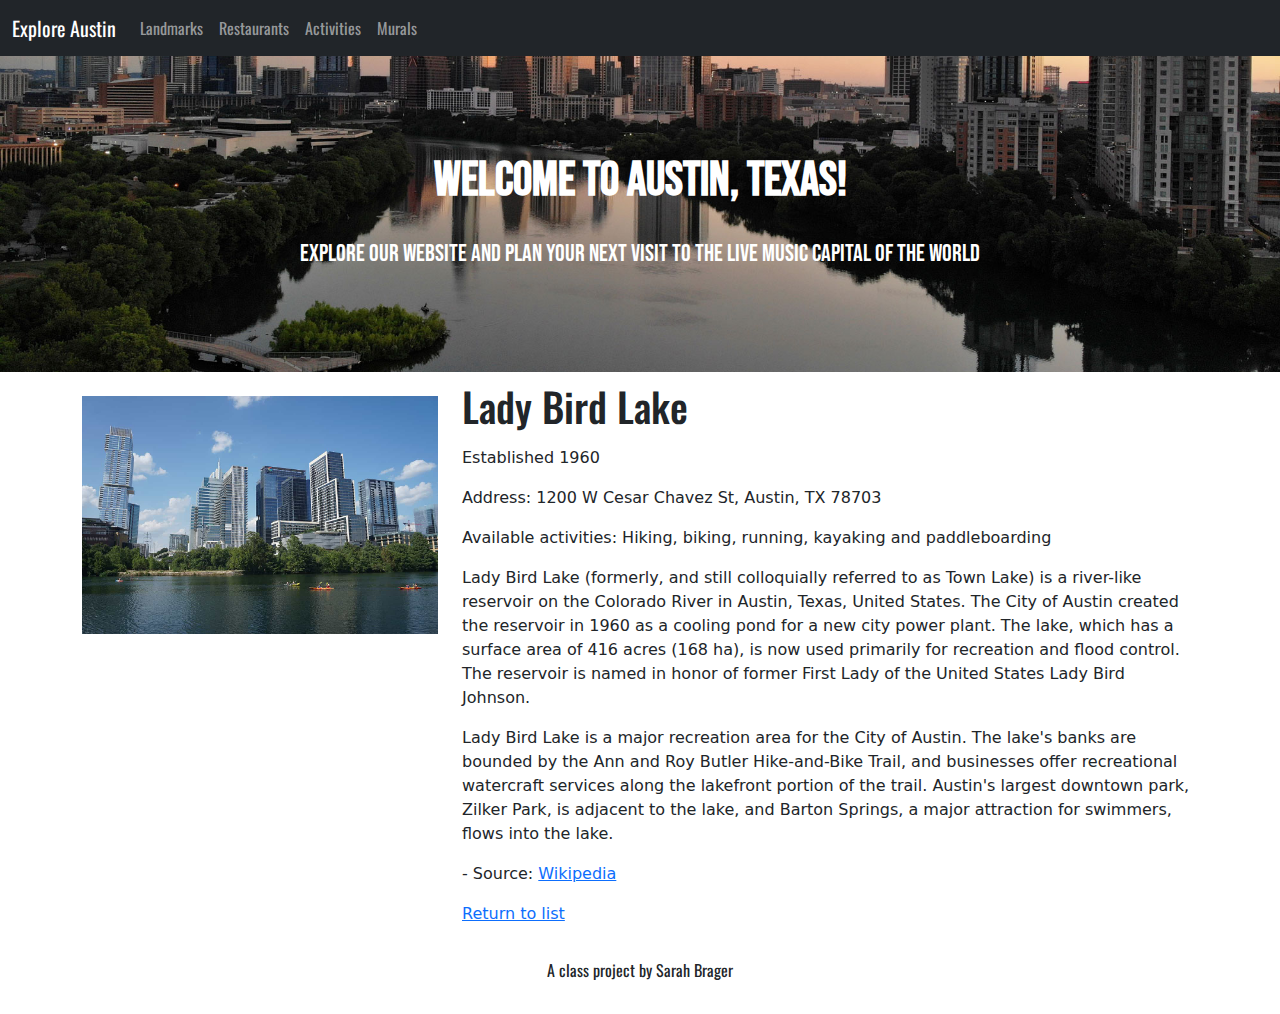
<file: docs/landmarks/lady-bird-lake.html>
<!doctype html>
<html lang="en">
  <!-- A Intro to Coding for Journalists class project -->
  <head>
    <title>Lady Bird Lake</title>
    <meta name="description" content="&lt;p&gt;Lady Bird Lake (formerly, and still colloquially referred to as Town Lake) is a river-like reservoir on the Colorado River in Austin, Texas, United States. The City of Austin created the reservoir in 1960 as a cooling pond for a new city power plant. The lake, which has a surface area of 416 acres (168 ha), is now used primarily for recreation and flood control. The reservoir is named in honor of former First Lady of the United States Lady Bird Johnson.&lt;/p&gt;
&lt;p&gt;Lady Bird Lake is a major recreation area for the City of Austin. The lake&#39;s banks are bounded by the Ann and Roy Butler Hike-and-Bike Trail, and businesses offer recreational watercraft services along the lakefront portion of the trail. Austin&#39;s largest downtown park, Zilker Park, is adjacent to the lake, and Barton Springs, a major attraction for swimmers, flows into the lake.&lt;/p&gt;
&lt;p&gt;- Source: &lt;a href=&quot;https://en.wikipedia.org/wiki/Lady_Bird_Lake&quot;&gt;Wikipedia&lt;/a&gt;&lt;/p&gt;">
    <meta charset="utf-8">
    <meta http-equiv="X-UA-Compatible" content="IE=edge"/>
    <meta name="viewport" content="width=device-width, initial-scale=1, maximum-scale=1">
    <link rel="stylesheet" href="../css/main.css">
    <link rel="preconnect" href="https://fonts.googleapis.com">
    <link rel="preconnect" href="https://fonts.gstatic.com" crossorigin>
    <link href="https://fonts.googleapis.com/css2?family=Bebas+Neue&family=Oswald:wght@200..700&display=swap" rel="stylesheet">
  </head>
  <body>
    <nav class="navbar navbar-expand-lg bg-dark" data-bs-theme="dark">
  <div class="container-fluid">
    <a class="navbar-brand" href="../index.html">Explore Austin</a>
    <button class="navbar-toggler" type="button" data-bs-toggle="collapse" data-bs-target="#navbarNavDropdown" aria-controls="navbarNavDropdown" aria-expanded="false" aria-label="Toggle navigation">
      <span class="navbar-toggler-icon"></span>
    </button>
    <div class="collapse navbar-collapse" id="navbarNavDropdown">
      <ul class="navbar-nav">
        <li class="nav-item">
          <a class="nav-link" href="../landmarks.html">Landmarks</a>
        </li>
         <li class="nav-item">
          <a class="nav-link" href="../restaurants.html">Restaurants</a>
        </li>
        <li class="nav-item">
          <a class="nav-link" href="../activities.html">Activities</a>
        </li>
        <li class="nav-item">
          <a class="nav-link" href="../murals.html">Murals</a>
        </li>
      </ul>
    </div>
  </div>
</nav>


    <div id="jumbo" class="p-5 mb-4 bg-light">
  <div class="container-fluid py-5 text-center">
    <h1 class="display-5 fw-bold">Welcome to Austin, Texas!</h1>
    <h4>Explore our website and plan your next visit to the Live Music Capital of the world</h4>
  </div>
</div>

    
  <article class="container" id="indiv-landmarks">
    <div class="row">
      <div class="col-md-6 col-lg-4">
        <img src="../img/img-austin/landmarks/lady-bird-lake.jpg" alt="landmark image" class="img-fluid mb-4">
      </div>
      <div class="col-md-6 col-lg-8">
          <h1>Lady Bird Lake</h1>
          <p>Established 1960</p>
          <p>Address: 1200 W Cesar Chavez St, Austin, TX 78703</p>
          <p>Available activities: Hiking, biking, running, kayaking and paddleboarding</p>
          <p>Lady Bird Lake (formerly, and still colloquially referred to as Town Lake) is a river-like reservoir on the Colorado River in Austin, Texas, United States. The City of Austin created the reservoir in 1960 as a cooling pond for a new city power plant. The lake, which has a surface area of 416 acres (168 ha), is now used primarily for recreation and flood control. The reservoir is named in honor of former First Lady of the United States Lady Bird Johnson.</p>
<p>Lady Bird Lake is a major recreation area for the City of Austin. The lake's banks are bounded by the Ann and Roy Butler Hike-and-Bike Trail, and businesses offer recreational watercraft services along the lakefront portion of the trail. Austin's largest downtown park, Zilker Park, is adjacent to the lake, and Barton Springs, a major attraction for swimmers, flows into the lake.</p>
<p>- Source: <a href="https://en.wikipedia.org/wiki/Lady_Bird_Lake">Wikipedia</a></p>
          <p><a href="../landmarks.html">Return to list</a></p>
      </div>
    </div>
  </article>


    <section class="container">
    <div class="container" id="footer">
      <footer class="bg-white my-2 p-2 rounded">
        <p>A class project by Sarah Brager</p>
    </footer> 
    </div>
  </section>


    <script src="../js/jquery.js"></script>
    <script src="../js/bootstrap.bundle.min.js"></script>
    <script src="../js/scripts.js"></script>
   </body>
</html>
</file>
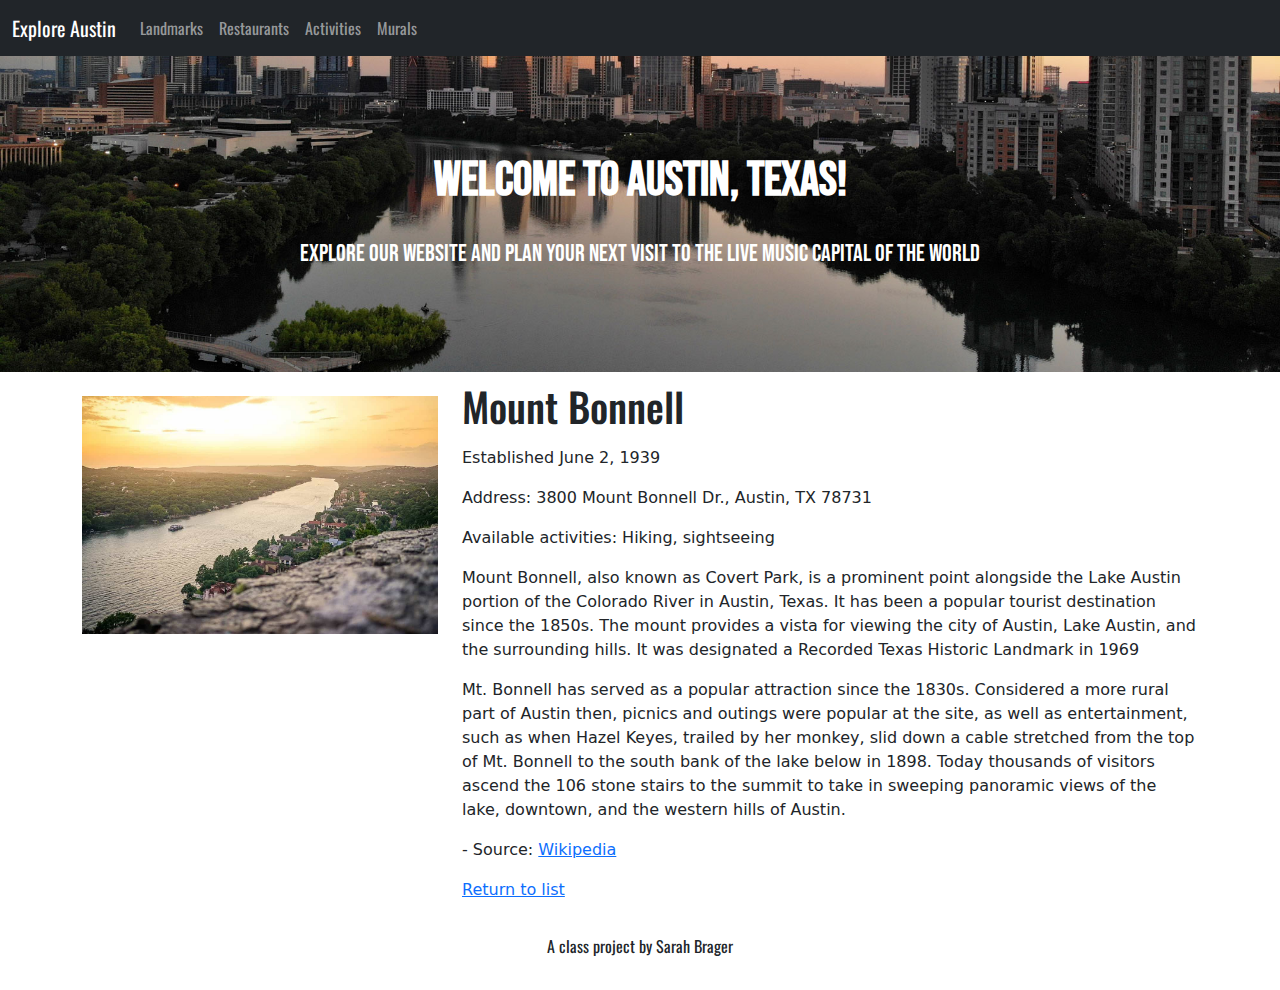
<file: docs/landmarks/mount-bonnell.html>
<!doctype html>
<html lang="en">
  <!-- A Intro to Coding for Journalists class project -->
  <head>
    <title>Mount Bonnell</title>
    <meta name="description" content="&lt;p&gt;Mount Bonnell, also known as Covert Park, is a prominent point alongside the Lake Austin portion of the Colorado River in Austin, Texas. It has been a popular tourist destination since the 1850s. The mount provides a vista for viewing the city of Austin, Lake Austin, and the surrounding hills. It was designated a Recorded Texas Historic Landmark in 1969&lt;/p&gt;
&lt;p&gt;Mt. Bonnell has served as a popular attraction since the 1830s. Considered a more rural part of Austin then, picnics and outings were popular at the site, as well as entertainment, such as when Hazel Keyes, trailed by her monkey, slid down a cable stretched from the top of Mt. Bonnell to the south bank of the lake below in 1898. Today thousands of visitors ascend the 106 stone stairs to the summit to take in sweeping panoramic views of the lake, downtown, and the western hills of Austin.&lt;/p&gt;
&lt;p&gt;- Source: &lt;a href=&quot;https://en.wikipedia.org/wiki/Mount_Bonnell&quot;&gt;Wikipedia&lt;/a&gt;&lt;/p&gt;">
    <meta charset="utf-8">
    <meta http-equiv="X-UA-Compatible" content="IE=edge"/>
    <meta name="viewport" content="width=device-width, initial-scale=1, maximum-scale=1">
    <link rel="stylesheet" href="../css/main.css">
    <link rel="preconnect" href="https://fonts.googleapis.com">
    <link rel="preconnect" href="https://fonts.gstatic.com" crossorigin>
    <link href="https://fonts.googleapis.com/css2?family=Bebas+Neue&family=Oswald:wght@200..700&display=swap" rel="stylesheet">
  </head>
  <body>
    <nav class="navbar navbar-expand-lg bg-dark" data-bs-theme="dark">
  <div class="container-fluid">
    <a class="navbar-brand" href="../index.html">Explore Austin</a>
    <button class="navbar-toggler" type="button" data-bs-toggle="collapse" data-bs-target="#navbarNavDropdown" aria-controls="navbarNavDropdown" aria-expanded="false" aria-label="Toggle navigation">
      <span class="navbar-toggler-icon"></span>
    </button>
    <div class="collapse navbar-collapse" id="navbarNavDropdown">
      <ul class="navbar-nav">
        <li class="nav-item">
          <a class="nav-link" href="../landmarks.html">Landmarks</a>
        </li>
         <li class="nav-item">
          <a class="nav-link" href="../restaurants.html">Restaurants</a>
        </li>
        <li class="nav-item">
          <a class="nav-link" href="../activities.html">Activities</a>
        </li>
        <li class="nav-item">
          <a class="nav-link" href="../murals.html">Murals</a>
        </li>
      </ul>
    </div>
  </div>
</nav>


    <div id="jumbo" class="p-5 mb-4 bg-light">
  <div class="container-fluid py-5 text-center">
    <h1 class="display-5 fw-bold">Welcome to Austin, Texas!</h1>
    <h4>Explore our website and plan your next visit to the Live Music Capital of the world</h4>
  </div>
</div>

    
  <article class="container" id="indiv-landmarks">
    <div class="row">
      <div class="col-md-6 col-lg-4">
        <img src="../img/img-austin/landmarks/mount-bonnell.jpg" alt="landmark image" class="img-fluid mb-4">
      </div>
      <div class="col-md-6 col-lg-8">
          <h1>Mount Bonnell</h1>
          <p>Established June 2, 1939</p>
          <p>Address: 3800 Mount Bonnell Dr., Austin, TX 78731</p>
          <p>Available activities: Hiking, sightseeing</p>
          <p>Mount Bonnell, also known as Covert Park, is a prominent point alongside the Lake Austin portion of the Colorado River in Austin, Texas. It has been a popular tourist destination since the 1850s. The mount provides a vista for viewing the city of Austin, Lake Austin, and the surrounding hills. It was designated a Recorded Texas Historic Landmark in 1969</p>
<p>Mt. Bonnell has served as a popular attraction since the 1830s. Considered a more rural part of Austin then, picnics and outings were popular at the site, as well as entertainment, such as when Hazel Keyes, trailed by her monkey, slid down a cable stretched from the top of Mt. Bonnell to the south bank of the lake below in 1898. Today thousands of visitors ascend the 106 stone stairs to the summit to take in sweeping panoramic views of the lake, downtown, and the western hills of Austin.</p>
<p>- Source: <a href="https://en.wikipedia.org/wiki/Mount_Bonnell">Wikipedia</a></p>
          <p><a href="../landmarks.html">Return to list</a></p>
      </div>
    </div>
  </article>


    <section class="container">
    <div class="container" id="footer">
      <footer class="bg-white my-2 p-2 rounded">
        <p>A class project by Sarah Brager</p>
    </footer> 
    </div>
  </section>


    <script src="../js/jquery.js"></script>
    <script src="../js/bootstrap.bundle.min.js"></script>
    <script src="../js/scripts.js"></script>
   </body>
</html>
</file>
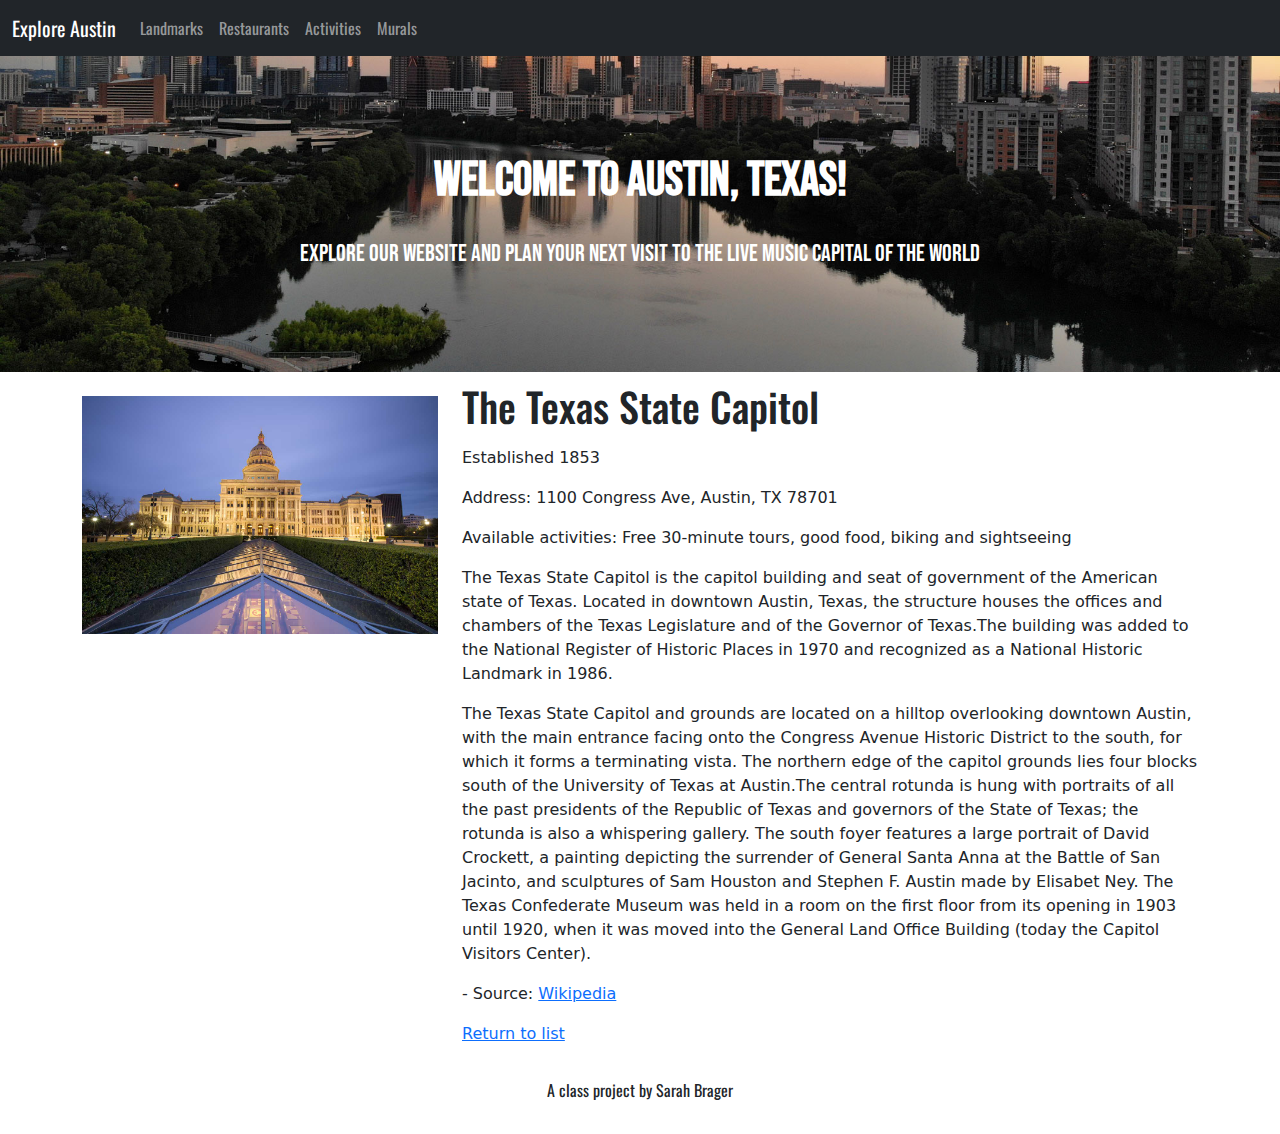
<file: docs/landmarks/texas-state-capitol.html>
<!doctype html>
<html lang="en">
  <!-- A Intro to Coding for Journalists class project -->
  <head>
    <title>The Texas State Capitol</title>
    <meta name="description" content="&lt;p&gt;The Texas State Capitol is the capitol building and seat of government of the American state of Texas. Located in downtown Austin, Texas, the structure houses the offices and chambers of the Texas Legislature and of the Governor of Texas.The building was added to the National Register of Historic Places in 1970 and recognized as a National Historic Landmark in 1986.&lt;/p&gt;
&lt;p&gt;The Texas State Capitol and grounds are located on a hilltop overlooking downtown Austin, with the main entrance facing onto the Congress Avenue Historic District to the south, for which it forms a terminating vista. The northern edge of the capitol grounds lies four blocks south of the University of Texas at Austin.The central rotunda is hung with portraits of all the past presidents of the Republic of Texas and governors of the State of Texas; the rotunda is also a whispering gallery. The south foyer features a large portrait of David Crockett, a painting depicting the surrender of General Santa Anna at the Battle of San Jacinto, and sculptures of Sam Houston and Stephen F. Austin made by Elisabet Ney. The Texas Confederate Museum was held in a room on the first floor from its opening in 1903 until 1920, when it was moved into the General Land Office Building (today the Capitol Visitors Center).&lt;/p&gt;
&lt;p&gt;- Source: &lt;a href=&quot;https://en.wikipedia.org/wiki/Texas_State_Capitol&quot;&gt;Wikipedia&lt;/a&gt;&lt;/p&gt;">
    <meta charset="utf-8">
    <meta http-equiv="X-UA-Compatible" content="IE=edge"/>
    <meta name="viewport" content="width=device-width, initial-scale=1, maximum-scale=1">
    <link rel="stylesheet" href="../css/main.css">
    <link rel="preconnect" href="https://fonts.googleapis.com">
    <link rel="preconnect" href="https://fonts.gstatic.com" crossorigin>
    <link href="https://fonts.googleapis.com/css2?family=Bebas+Neue&family=Oswald:wght@200..700&display=swap" rel="stylesheet">
  </head>
  <body>
    <nav class="navbar navbar-expand-lg bg-dark" data-bs-theme="dark">
  <div class="container-fluid">
    <a class="navbar-brand" href="../index.html">Explore Austin</a>
    <button class="navbar-toggler" type="button" data-bs-toggle="collapse" data-bs-target="#navbarNavDropdown" aria-controls="navbarNavDropdown" aria-expanded="false" aria-label="Toggle navigation">
      <span class="navbar-toggler-icon"></span>
    </button>
    <div class="collapse navbar-collapse" id="navbarNavDropdown">
      <ul class="navbar-nav">
        <li class="nav-item">
          <a class="nav-link" href="../landmarks.html">Landmarks</a>
        </li>
         <li class="nav-item">
          <a class="nav-link" href="../restaurants.html">Restaurants</a>
        </li>
        <li class="nav-item">
          <a class="nav-link" href="../activities.html">Activities</a>
        </li>
        <li class="nav-item">
          <a class="nav-link" href="../murals.html">Murals</a>
        </li>
      </ul>
    </div>
  </div>
</nav>


    <div id="jumbo" class="p-5 mb-4 bg-light">
  <div class="container-fluid py-5 text-center">
    <h1 class="display-5 fw-bold">Welcome to Austin, Texas!</h1>
    <h4>Explore our website and plan your next visit to the Live Music Capital of the world</h4>
  </div>
</div>

    
  <article class="container" id="indiv-landmarks">
    <div class="row">
      <div class="col-md-6 col-lg-4">
        <img src="../img/img-austin/landmarks/texas-state-capitol.jpg" alt="landmark image" class="img-fluid mb-4">
      </div>
      <div class="col-md-6 col-lg-8">
          <h1>The Texas State Capitol</h1>
          <p>Established 1853</p>
          <p>Address: 1100 Congress Ave, Austin, TX 78701</p>
          <p>Available activities: Free 30-minute tours, good food, biking and sightseeing</p>
          <p>The Texas State Capitol is the capitol building and seat of government of the American state of Texas. Located in downtown Austin, Texas, the structure houses the offices and chambers of the Texas Legislature and of the Governor of Texas.The building was added to the National Register of Historic Places in 1970 and recognized as a National Historic Landmark in 1986.</p>
<p>The Texas State Capitol and grounds are located on a hilltop overlooking downtown Austin, with the main entrance facing onto the Congress Avenue Historic District to the south, for which it forms a terminating vista. The northern edge of the capitol grounds lies four blocks south of the University of Texas at Austin.The central rotunda is hung with portraits of all the past presidents of the Republic of Texas and governors of the State of Texas; the rotunda is also a whispering gallery. The south foyer features a large portrait of David Crockett, a painting depicting the surrender of General Santa Anna at the Battle of San Jacinto, and sculptures of Sam Houston and Stephen F. Austin made by Elisabet Ney. The Texas Confederate Museum was held in a room on the first floor from its opening in 1903 until 1920, when it was moved into the General Land Office Building (today the Capitol Visitors Center).</p>
<p>- Source: <a href="https://en.wikipedia.org/wiki/Texas_State_Capitol">Wikipedia</a></p>
          <p><a href="../landmarks.html">Return to list</a></p>
      </div>
    </div>
  </article>


    <section class="container">
    <div class="container" id="footer">
      <footer class="bg-white my-2 p-2 rounded">
        <p>A class project by Sarah Brager</p>
    </footer> 
    </div>
  </section>


    <script src="../js/jquery.js"></script>
    <script src="../js/bootstrap.bundle.min.js"></script>
    <script src="../js/scripts.js"></script>
   </body>
</html>
</file>
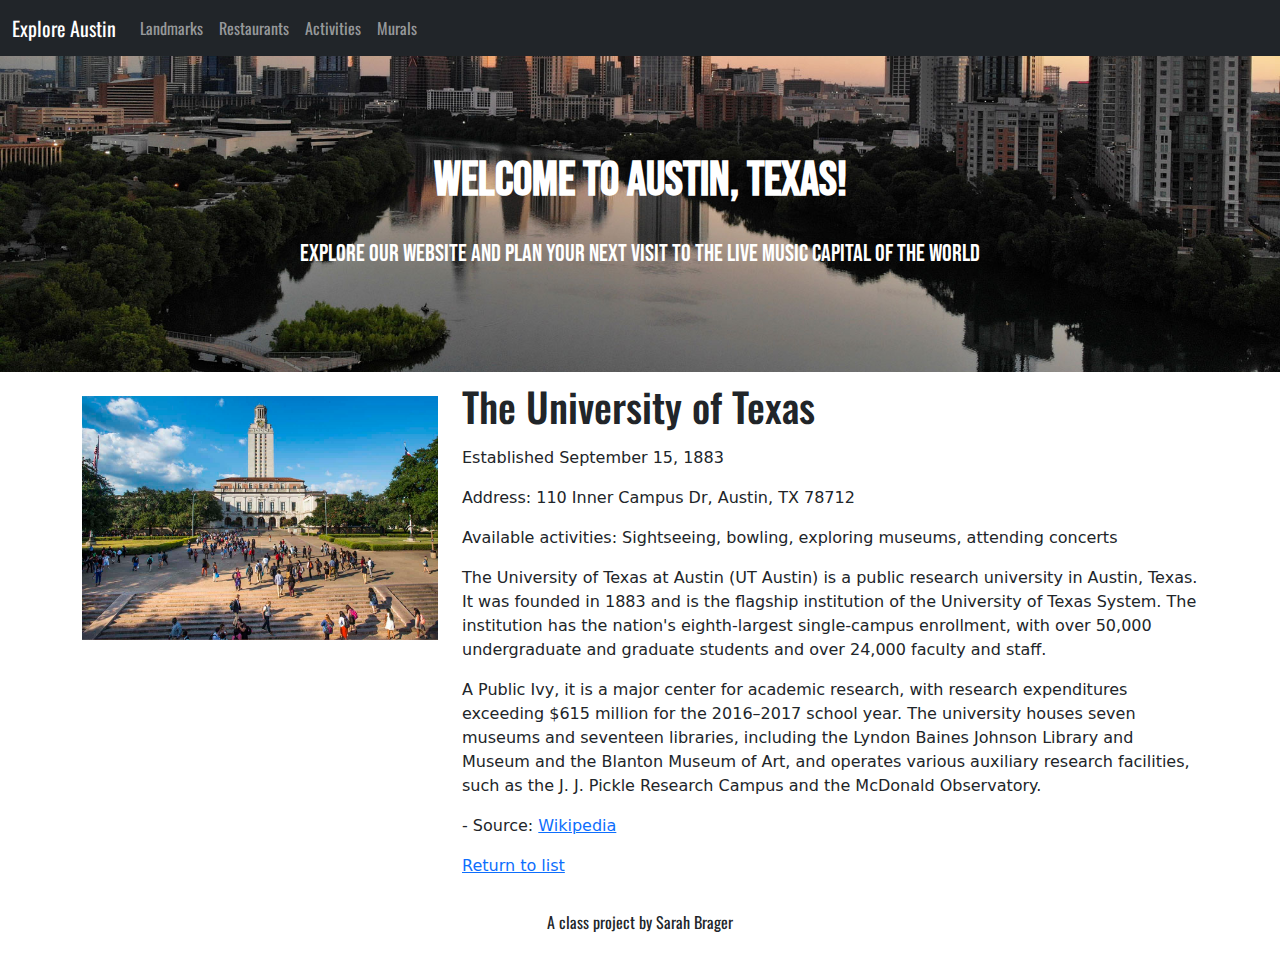
<file: docs/landmarks/university-of-texas.html>
<!doctype html>
<html lang="en">
  <!-- A Intro to Coding for Journalists class project -->
  <head>
    <title>The University of Texas</title>
    <meta name="description" content="&lt;p&gt;The University of Texas at Austin (UT Austin) is a public research university in Austin, Texas. It was founded in 1883 and is the flagship institution of the University of Texas System. The institution has the nation&#39;s eighth-largest single-campus enrollment, with over 50,000 undergraduate and graduate students and over 24,000 faculty and staff.&lt;/p&gt;&lt;p&gt;A Public Ivy, it is a major center for academic research, with research expenditures exceeding $615 million for the 2016–2017 school year. The university houses seven museums and seventeen libraries, including the Lyndon Baines Johnson Library and Museum and the Blanton Museum of Art, and operates various auxiliary research facilities, such as the J. J. Pickle Research Campus and the McDonald Observatory.&lt;/p&gt;&lt;p&gt;- Source: &lt;a href=&quot;https://en.wikipedia.org/wiki/University_of_Texas_at_Austin&quot;&gt;Wikipedia&lt;/a&gt;&lt;/p&gt;">
    <meta charset="utf-8">
    <meta http-equiv="X-UA-Compatible" content="IE=edge"/>
    <meta name="viewport" content="width=device-width, initial-scale=1, maximum-scale=1">
    <link rel="stylesheet" href="../css/main.css">
    <link rel="preconnect" href="https://fonts.googleapis.com">
    <link rel="preconnect" href="https://fonts.gstatic.com" crossorigin>
    <link href="https://fonts.googleapis.com/css2?family=Bebas+Neue&family=Oswald:wght@200..700&display=swap" rel="stylesheet">
  </head>
  <body>
    <nav class="navbar navbar-expand-lg bg-dark" data-bs-theme="dark">
  <div class="container-fluid">
    <a class="navbar-brand" href="../index.html">Explore Austin</a>
    <button class="navbar-toggler" type="button" data-bs-toggle="collapse" data-bs-target="#navbarNavDropdown" aria-controls="navbarNavDropdown" aria-expanded="false" aria-label="Toggle navigation">
      <span class="navbar-toggler-icon"></span>
    </button>
    <div class="collapse navbar-collapse" id="navbarNavDropdown">
      <ul class="navbar-nav">
        <li class="nav-item">
          <a class="nav-link" href="../landmarks.html">Landmarks</a>
        </li>
         <li class="nav-item">
          <a class="nav-link" href="../restaurants.html">Restaurants</a>
        </li>
        <li class="nav-item">
          <a class="nav-link" href="../activities.html">Activities</a>
        </li>
        <li class="nav-item">
          <a class="nav-link" href="../murals.html">Murals</a>
        </li>
      </ul>
    </div>
  </div>
</nav>


    <div id="jumbo" class="p-5 mb-4 bg-light">
  <div class="container-fluid py-5 text-center">
    <h1 class="display-5 fw-bold">Welcome to Austin, Texas!</h1>
    <h4>Explore our website and plan your next visit to the Live Music Capital of the world</h4>
  </div>
</div>

    
  <article class="container" id="indiv-landmarks">
    <div class="row">
      <div class="col-md-6 col-lg-4">
        <img src="../img/img-austin/landmarks/univ-of-tx.jpg" alt="landmark image" class="img-fluid mb-4">
      </div>
      <div class="col-md-6 col-lg-8">
          <h1>The University of Texas</h1>
          <p>Established September 15, 1883</p>
          <p>Address: 110 Inner Campus Dr, Austin, TX 78712</p>
          <p>Available activities: Sightseeing, bowling, exploring museums, attending concerts</p>
          <p>The University of Texas at Austin (UT Austin) is a public research university in Austin, Texas. It was founded in 1883 and is the flagship institution of the University of Texas System. The institution has the nation's eighth-largest single-campus enrollment, with over 50,000 undergraduate and graduate students and over 24,000 faculty and staff.</p><p>A Public Ivy, it is a major center for academic research, with research expenditures exceeding $615 million for the 2016–2017 school year. The university houses seven museums and seventeen libraries, including the Lyndon Baines Johnson Library and Museum and the Blanton Museum of Art, and operates various auxiliary research facilities, such as the J. J. Pickle Research Campus and the McDonald Observatory.</p><p>- Source: <a href="https://en.wikipedia.org/wiki/University_of_Texas_at_Austin">Wikipedia</a></p>
          <p><a href="../landmarks.html">Return to list</a></p>
      </div>
    </div>
  </article>


    <section class="container">
    <div class="container" id="footer">
      <footer class="bg-white my-2 p-2 rounded">
        <p>A class project by Sarah Brager</p>
    </footer> 
    </div>
  </section>


    <script src="../js/jquery.js"></script>
    <script src="../js/bootstrap.bundle.min.js"></script>
    <script src="../js/scripts.js"></script>
   </body>
</html>
</file>
